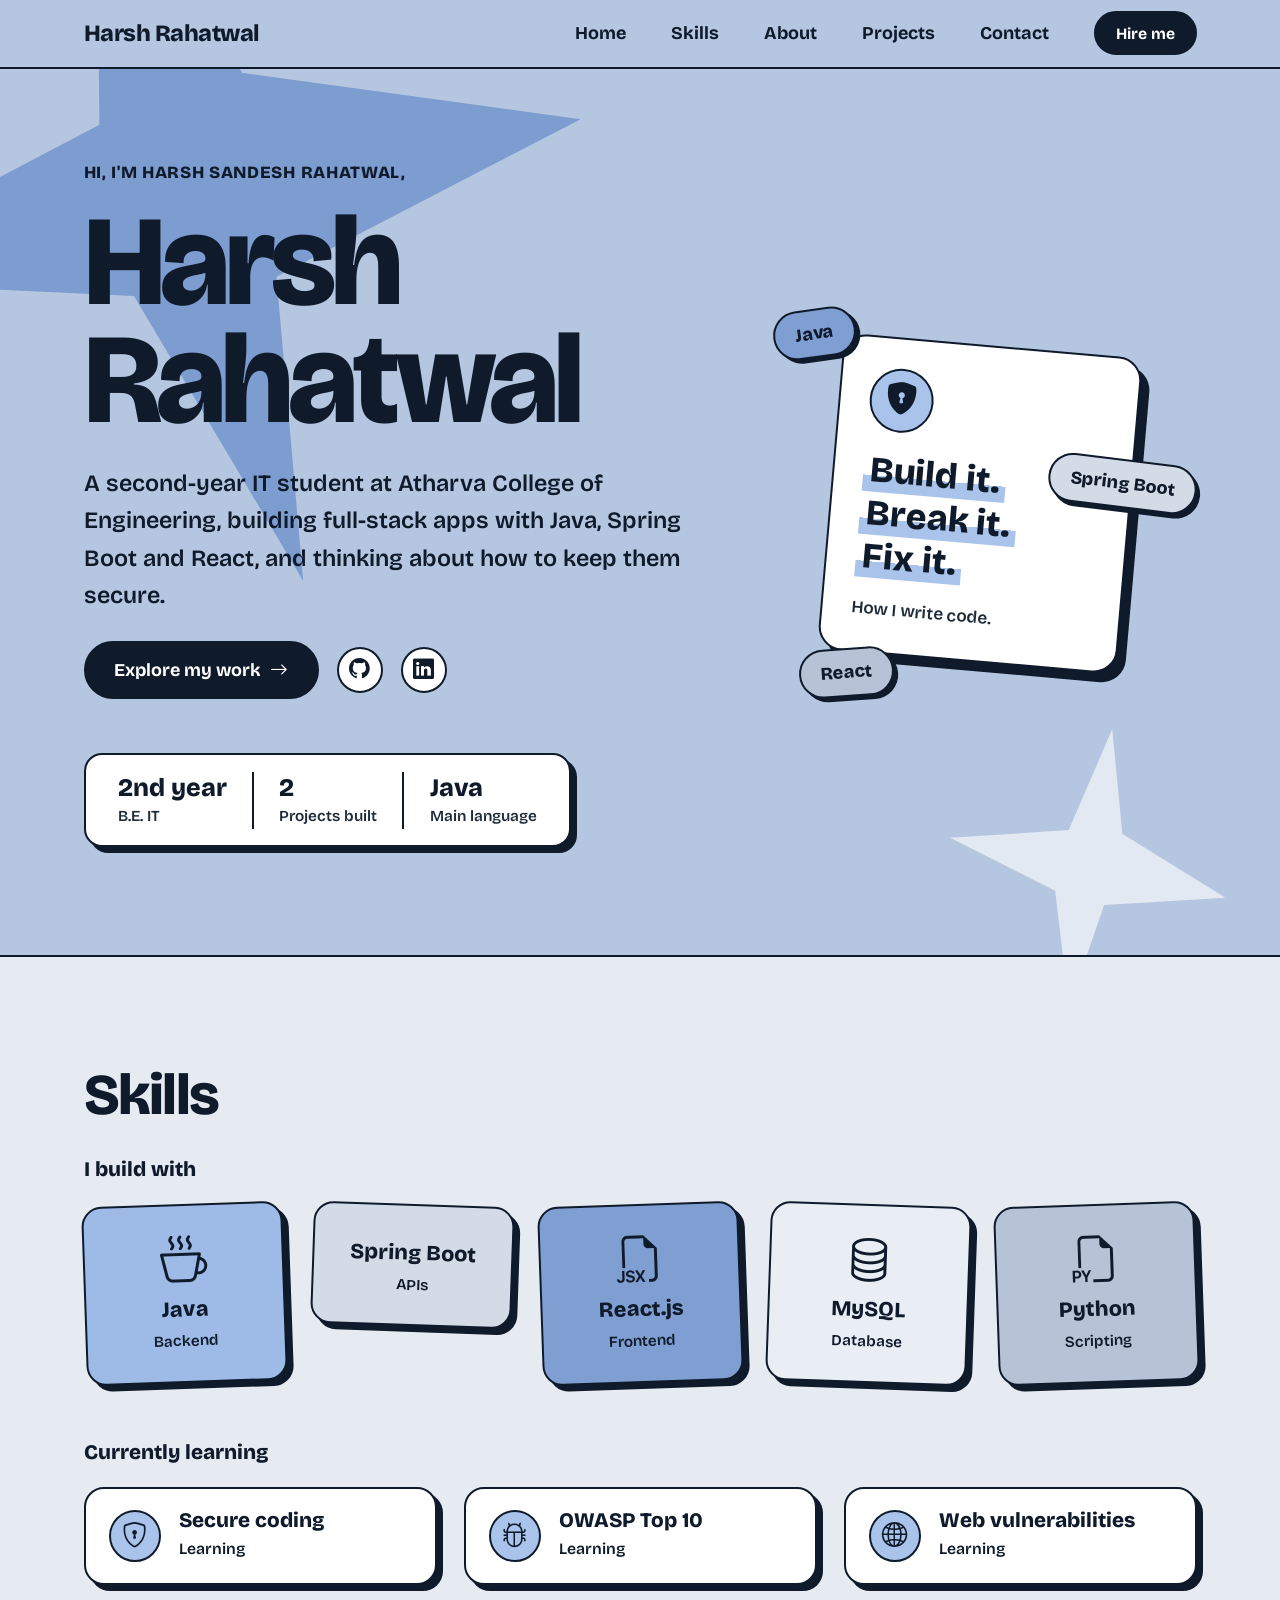
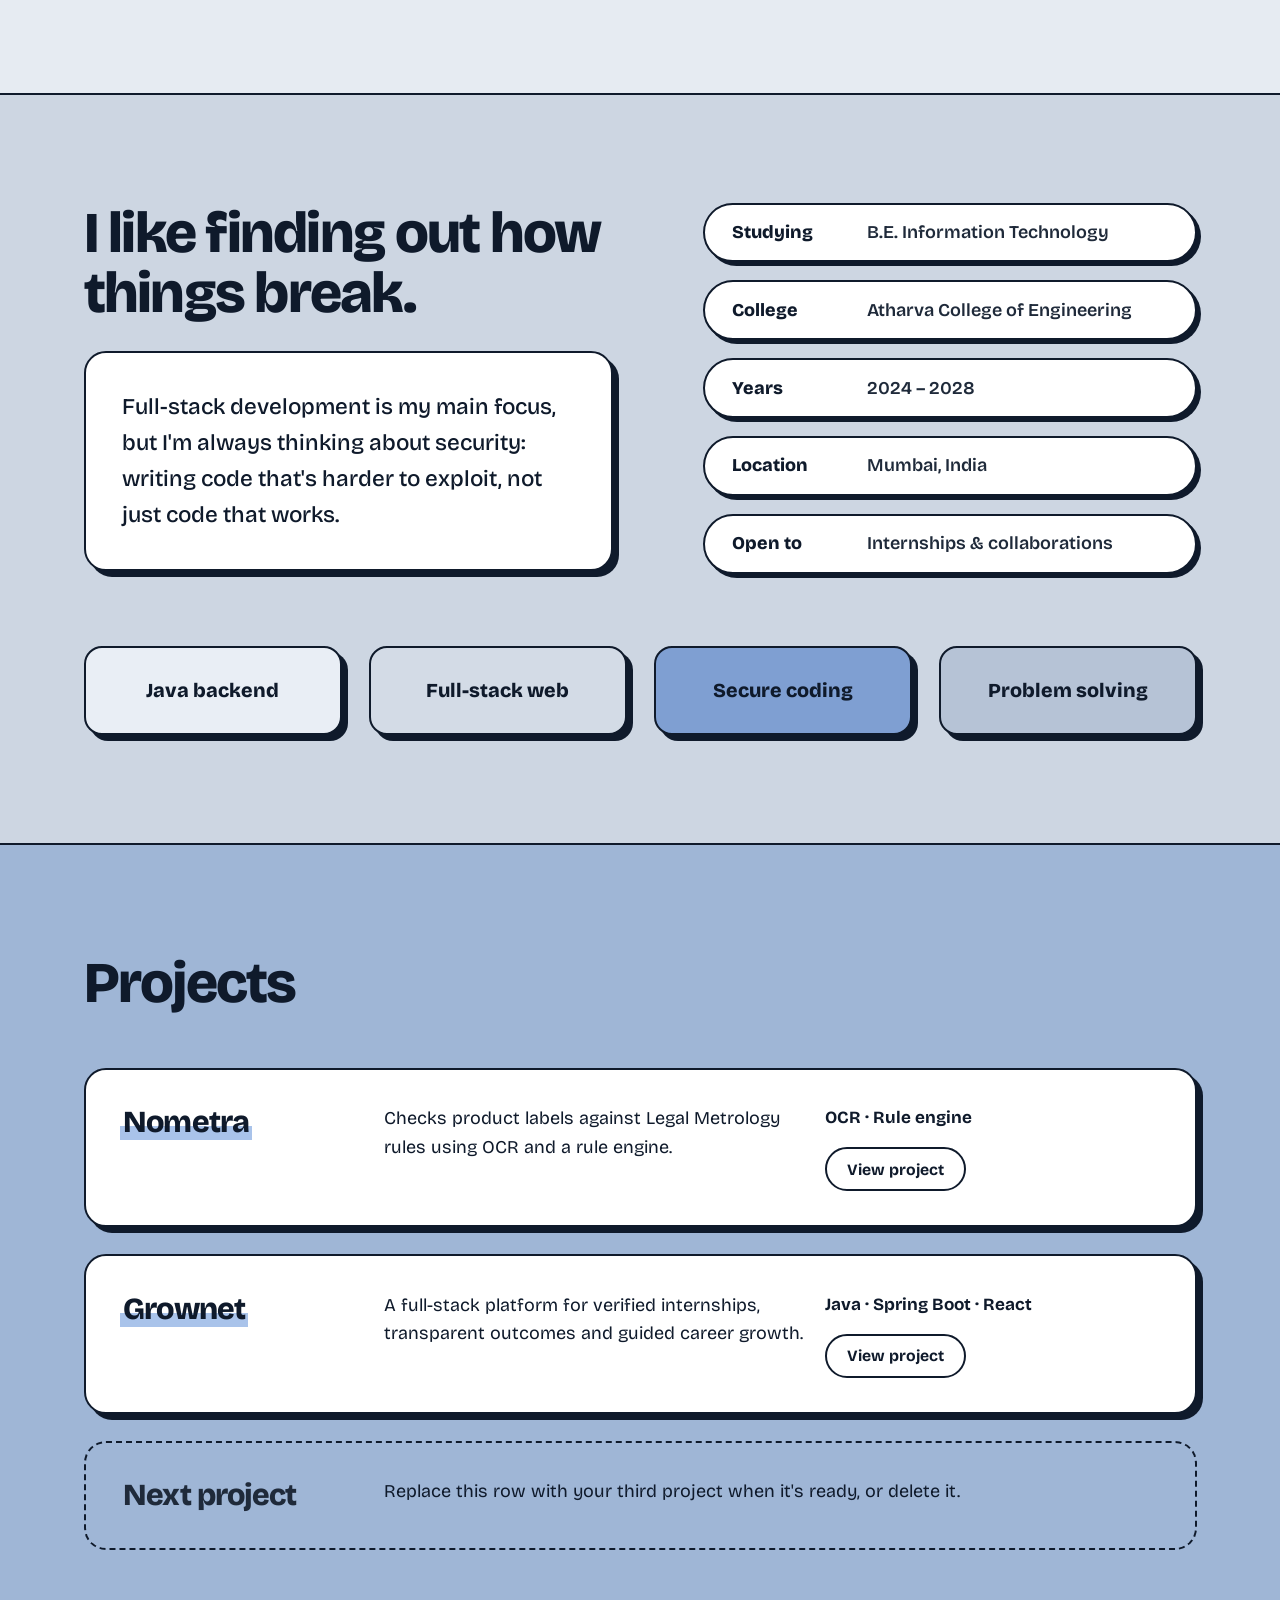
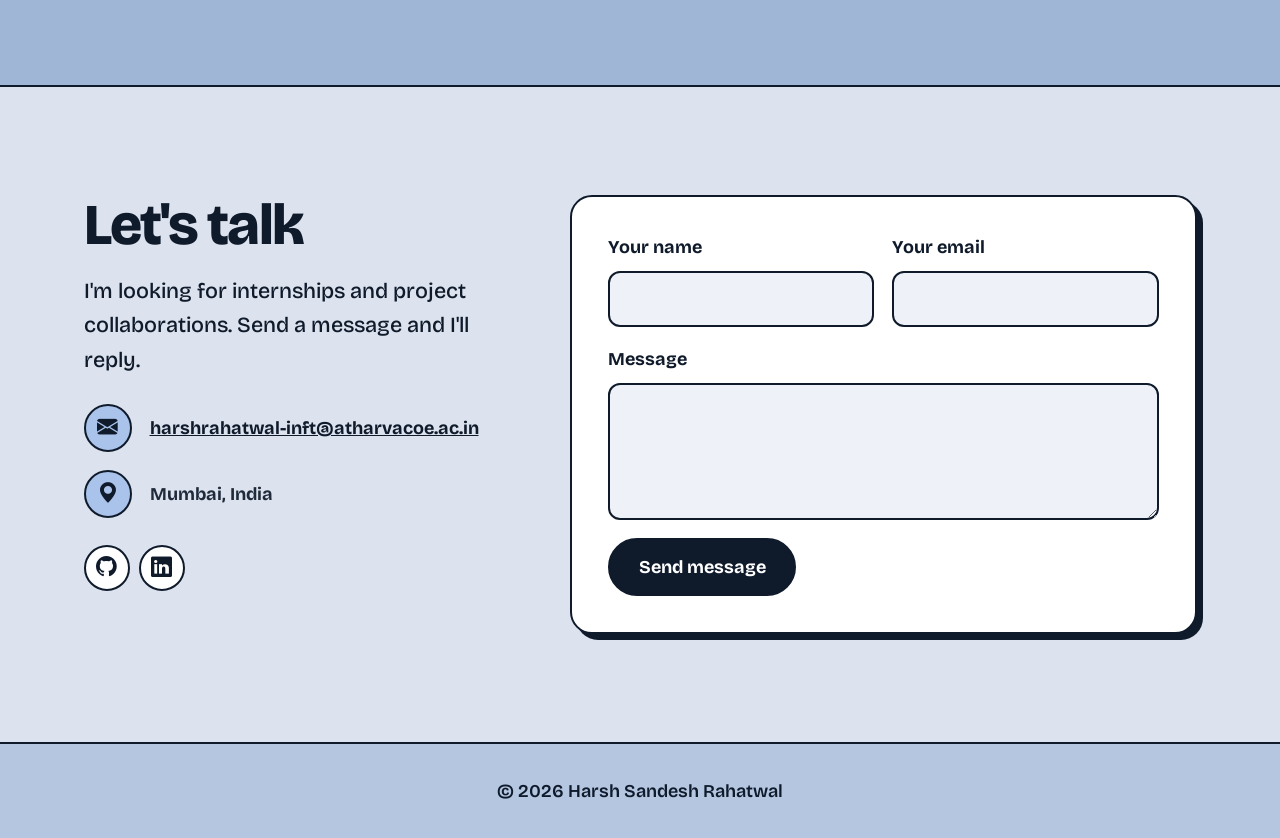
<file: index.html>
<!DOCTYPE html>
<html lang="en">
<head>
  <meta charset="UTF-8">
  <meta name="viewport" content="width=device-width, initial-scale=1.0">
  <title>Harsh Rahatwal | Portfolio</title>
  <link href="https://cdn.jsdelivr.net/npm/bootstrap@5.3.3/dist/css/bootstrap.min.css" rel="stylesheet">
  <link rel="stylesheet" href="https://cdn.jsdelivr.net/npm/bootstrap-icons@1.11.3/font/bootstrap-icons.css">
  <link href="https://fonts.googleapis.com/css2?family=Bricolage+Grotesque:wght@400;600;800&display=swap" rel="stylesheet">
  <link rel="stylesheet" href="style.css">
</head>
<body>

  <!-- NAVBAR -->
  <nav class="navbar navbar-expand-lg site-nav sticky-top">
    <div class="container">
      <a class="navbar-brand" href="#home">Harsh Rahatwal</a>
      <button class="navbar-toggler" type="button" data-bs-toggle="collapse" data-bs-target="#navMenu" aria-label="Toggle menu">
        <span class="navbar-toggler-icon"></span>
      </button>
      <div class="collapse navbar-collapse justify-content-end" id="navMenu">
        <ul class="navbar-nav gap-lg-4 align-items-lg-center">
          <li class="nav-item"><a class="nav-link" href="#home">Home</a></li>
          <li class="nav-item"><a class="nav-link" href="#skills">Skills</a></li>
          <li class="nav-item"><a class="nav-link" href="#about">About</a></li>
          <li class="nav-item"><a class="nav-link" href="#projects">Projects</a></li>
          <li class="nav-item"><a class="nav-link" href="#contact">Contact</a></li>
          <li class="nav-item ms-lg-2 mt-2 mt-lg-0"><a class="btn btn-ink btn-sm" href="#contact">Hire me</a></li>
        </ul>
      </div>
    </div>
  </nav>

  <!-- HERO -->
  <header class="hero" id="home">
    <span class="star star-pink" aria-hidden="true"></span>
    <span class="star star-yellow" aria-hidden="true"></span>
    <div class="container position-relative">
      <div class="row align-items-center g-5">

        <div class="col-lg-7">
          <p class="hello">Hi, I'm Harsh Sandesh Rahatwal,</p>
          <h1 class="hero-title">Harsh<br>Rahatwal</h1>
          <p class="hero-sub">A second-year IT student at Atharva College of Engineering, building full-stack apps with Java, Spring Boot and React, and thinking about how to keep them secure.</p>
          <div class="d-flex flex-wrap align-items-center gap-3 mt-4">
            <a class="btn btn-ink" href="#projects">Explore my work <i class="bi bi-arrow-right ms-1"></i></a>
            <a class="social" href="#" aria-label="GitHub"><i class="bi bi-github"></i></a>
            <a class="social" href="#" aria-label="LinkedIn"><i class="bi bi-linkedin"></i></a>
          </div>
          <div class="stats mt-5">
            <div class="stat"><strong>2nd year</strong><span>B.E. IT</span></div>
            <div class="stat"><strong>2</strong><span>Projects built</span></div>
            <div class="stat"><strong>Java</strong><span>Main language</span></div>
          </div>
        </div>

        <div class="col-lg-5">
          <div class="hero-visual">
            <div class="mantra-card">
              <div class="mantra-icon"><i class="bi bi-shield-lock-fill"></i></div>
              <p class="mantra">
                <span class="step">Build it.</span>
                <span class="step">Break it.</span>
                <span class="step">Fix it.</span>
              </p>
              <p class="mantra-note">How I write code.</p>
            </div>
            <span class="sticker s1">Java</span>
            <span class="sticker s2">Spring Boot</span>
            <span class="sticker s3">React</span>
          </div>
        </div>

      </div>
    </div>
  </header>

  <!-- SKILLS -->
  <section class="band band-cream" id="skills">
    <div class="container">
      <h2 class="section-title">Skills</h2>

      <p class="group-label mt-4">I build with</p>
      <div class="row g-4 row-cols-2 row-cols-md-3 row-cols-lg-5">
        <div class="col"><div class="tile bg-pink"><i class="bi bi-cup-hot"></i><b>Java</b><small>Backend</small></div></div>
        <div class="col"><div class="tile bg-mint"><i class="bi bi-leaf"></i><b>Spring Boot</b><small>APIs</small></div></div>
        <div class="col"><div class="tile bg-blue"><i class="bi bi-filetype-jsx"></i><b>React.js</b><small>Frontend</small></div></div>
        <div class="col"><div class="tile bg-yellow"><i class="bi bi-database"></i><b>MySQL</b><small>Database</small></div></div>
        <div class="col"><div class="tile bg-lav"><i class="bi bi-filetype-py"></i><b>Python</b><small>Scripting</small></div></div>
      </div>

      <p class="group-label mt-5">Currently learning</p>
      <div class="row g-4 row-cols-1 row-cols-md-3">
        <div class="col"><div class="tile-wide"><span class="chip-icon"><i class="bi bi-shield-lock"></i></span><div><b>Secure coding</b><small>Learning</small></div></div></div>
        <div class="col"><div class="tile-wide"><span class="chip-icon"><i class="bi bi-bug"></i></span><div><b>OWASP Top 10</b><small>Learning</small></div></div></div>
        <div class="col"><div class="tile-wide"><span class="chip-icon"><i class="bi bi-globe2"></i></span><div><b>Web vulnerabilities</b><small>Learning</small></div></div></div>
      </div>
    </div>
  </section>

  <!-- ABOUT -->
  <section class="band band-pink" id="about">
    <div class="container">
      <div class="row g-5 align-items-start">
        <div class="col-lg-6">
          <h2 class="section-title mb-4">I like finding out how things break.</h2>
          <div class="about-card">
            <p class="mb-0">Full-stack development is my main focus, but I'm always thinking about security: writing code that's harder to exploit, not just code that works.</p>
          </div>
        </div>
        <div class="col-lg-6">
          <ul class="info">
            <li><span>Studying</span><b>B.E. Information Technology</b></li>
            <li><span>College</span><b>Atharva College of Engineering</b></li>
            <li><span>Years</span><b>2024 – 2028</b></li>
            <li><span>Location</span><b>Mumbai, India</b></li>
            <li><span>Open to</span><b>Internships &amp; collaborations</b></li>
          </ul>
        </div>
      </div>

      <div class="row g-4 mt-4">
        <div class="col-6 col-md-3"><div class="focus-box bg-yellow">Java backend</div></div>
        <div class="col-6 col-md-3"><div class="focus-box bg-mint">Full-stack web</div></div>
        <div class="col-6 col-md-3"><div class="focus-box bg-blue">Secure coding</div></div>
        <div class="col-6 col-md-3"><div class="focus-box bg-lav">Problem solving</div></div>
      </div>
    </div>
  </section>

  <!-- PROJECTS -->
  <section class="band band-blue" id="projects">
    <div class="container">
      <h2 class="section-title mb-5">Projects</h2>

      <article class="project">
        <div class="row g-3 align-items-start">
          <div class="col-md-3"><h3 class="project-name">Nometra</h3></div>
          <div class="col-md-5"><p class="mb-0">Checks product labels against Legal Metrology rules using OCR and a rule engine.</p></div>
          <div class="col-md-4">
            <p class="stack">OCR · Rule engine</p>
            <a href="#" class="btn btn-line btn-sm">View project</a>
          </div>
        </div>
      </article>

      <article class="project">
        <div class="row g-3 align-items-start">
          <div class="col-md-3"><h3 class="project-name">Grownet</h3></div>
          <div class="col-md-5"><p class="mb-0">A full-stack platform for verified internships, transparent outcomes and guided career growth.</p></div>
          <div class="col-md-4">
            <p class="stack">Java · Spring Boot · React</p>
            <a href="#" class="btn btn-line btn-sm">View project</a>
          </div>
        </div>
      </article>

      <article class="project project-empty">
        <div class="row g-3 align-items-start">
          <div class="col-md-3"><h3 class="project-name">Next project</h3></div>
          <div class="col-md-9"><p class="mb-0">Replace this row with your third project when it's ready, or delete it.</p></div>
        </div>
      </article>
    </div>
  </section>

  <!-- CONTACT -->
  <section class="band band-yellow" id="contact">
    <div class="container">
      <div class="row g-5">

        <div class="col-lg-5">
          <h2 class="section-title">Let's talk</h2>
          <p class="lead-text mt-3">I'm looking for internships and project collaborations. Send a message and I'll reply.</p>
          <div class="d-flex align-items-center gap-3 mt-4">
            <span class="icon-circle"><i class="bi bi-envelope-fill"></i></span>
            <a class="mail-link" href="mailto:harshrahatwal-inft@atharvacoe.ac.in">harshrahatwal-inft@atharvacoe.ac.in</a>
          </div>
          <div class="d-flex align-items-center gap-3 mt-3">
            <span class="icon-circle"><i class="bi bi-geo-alt-fill"></i></span>
            <span class="fw-bold">Mumbai, India</span>
          </div>
          <div class="d-flex gap-2 mt-4">
            <a class="social" href="#" aria-label="GitHub"><i class="bi bi-github"></i></a>
            <a class="social" href="#" aria-label="LinkedIn"><i class="bi bi-linkedin"></i></a>
          </div>
        </div>

        <div class="col-lg-7">
          <form class="contact-form" action="mailto:harshrahatwal-inft@atharvacoe.ac.in" method="post" enctype="text/plain">
            <div class="row g-3">
              <div class="col-md-6">
                <label class="form-label" for="name">Your name</label>
                <input type="text" class="form-control" id="name" name="name" required>
              </div>
              <div class="col-md-6">
                <label class="form-label" for="email">Your email</label>
                <input type="email" class="form-control" id="email" name="email" required>
              </div>
              <div class="col-12">
                <label class="form-label" for="message">Message</label>
                <textarea class="form-control" id="message" name="message" rows="4" required></textarea>
              </div>
              <div class="col-12">
                <button type="submit" class="btn btn-ink">Send message</button>
              </div>
            </div>
          </form>
        </div>

      </div>
    </div>
  </section>

  <footer class="site-footer">© 2026 Harsh Sandesh Rahatwal</footer>

  <script src="https://cdn.jsdelivr.net/npm/bootstrap@5.3.3/dist/js/bootstrap.bundle.min.js"></script>
</body>
</html>
</file>
<file: style.css>
* { margin: 0; padding: 0; box-sizing: border-box; }

html { font-size: 112.5%; scroll-padding-top: 70px; }

/* Note: some class names (bg-pink, band-cream, etc.) are kept from the earlier
   version so index.html doesn't need to change. The colours are now blues and greys. */
:root {
  --ink: #0f1a2b;
  --body: #1f2a3a;

  --hero: #b4c6e0;        /* blue-grey */
  --grey-light: #e6ebf2;  /* light grey-blue */
  --grey-mid: #cdd6e2;    /* soft grey */
  --blue-mid: #9fb6d6;    /* medium blue */
  --grey-pale: #dce3ee;   /* pale grey-blue */

  --star-big: #7d9ccf;    /* steel blue */
  --star-small: #e3e9f2;  /* light grey */
  --accent: #a9c3ea;      /* highlight blue */

  --t1: #9dbbe6;
  --t2: #d3dbe6;
  --t3: #7f9fd2;
  --t4: #e9eef5;
  --t5: #b6c3d6;
}

body {
  font-family: 'Bricolage Grotesque', sans-serif;
  line-height: 1.6;
  color: var(--body);
  background: var(--grey-light);
  overflow-x: hidden;
}

h1, h2, h3 { color: var(--ink); font-weight: 800; letter-spacing: -0.03em; }

a:focus-visible, button:focus-visible {
  outline: 3px solid var(--ink);
  outline-offset: 3px;
}

/* ---------- Shared card look ---------- */
.stats, .about-card, .info li, .focus-box, .project, .contact-form,
.tile, .tile-wide, .mantra-card, .sticker {
  border: 2px solid var(--ink);
  box-shadow: 6px 6px 0 var(--ink);
}

/* ---------- Colour helpers (names kept from earlier version) ---------- */
.bg-pink   { background: var(--t1); }
.bg-mint   { background: var(--t2); }
.bg-blue   { background: var(--t3); }
.bg-yellow { background: var(--t4); }
.bg-lav    { background: var(--t5); }

/* ---------- Navbar ---------- */
.site-nav { background: var(--hero); border-bottom: 2px solid var(--ink); }
.site-nav .navbar-brand { color: var(--ink); font-weight: 800; font-size: 1.3rem; letter-spacing: -0.02em; }
.site-nav .nav-link { color: var(--ink); font-weight: 700; }
.site-nav .nav-link:hover {
  text-decoration: underline;
  text-decoration-thickness: 3px;
  text-underline-offset: 6px;
  text-decoration-color: var(--star-big);
}
.navbar-toggler { border: 2px solid var(--ink); }

/* ---------- Buttons ---------- */
.btn {
  font-weight: 700; border-radius: 999px;
  padding: 0.75rem 1.6rem; border: 2px solid var(--ink);
}
.btn-sm { padding: 0.45rem 1.1rem; }
.btn-ink { background: var(--ink); color: #fff; }
.btn-ink:hover { background: #fff; color: var(--ink); }
.btn-line { background: transparent; color: var(--ink); }
.btn-line:hover { background: var(--ink); color: #fff; }

.social {
  width: 46px; height: 46px; border-radius: 50%;
  display: inline-flex; align-items: center; justify-content: center;
  background: #fff; border: 2px solid var(--ink);
  color: var(--ink); text-decoration: none; font-size: 1.15rem;
}
.social:hover { background: var(--accent); color: var(--ink); }

/* ---------- Hero ---------- */
.hero {
  position: relative; overflow: hidden;
  background: var(--hero);
  padding: 5rem 0 6rem;
}
.star { position: absolute; z-index: 0; aspect-ratio: 1; }
.star-pink {
  width: clamp(440px, 62vw, 860px);
  left: -16%; top: -30%;
  background: var(--star-big);
  clip-path: polygon(50% 0%, 60% 36%, 100% 52%, 58% 62%, 52% 100%, 40% 60%, 0% 48%, 41% 38%);
  transform: rotate(-14deg);
}
.star-yellow {
  width: clamp(160px, 22vw, 300px);
  right: 4%; bottom: -6%;
  background: var(--star-small);
  clip-path: polygon(50% 0%, 60% 36%, 100% 52%, 58% 62%, 52% 100%, 40% 60%, 0% 48%, 41% 38%);
  transform: rotate(10deg);
}
.hero .container { z-index: 1; }

.hello { font-size: 0.95rem; font-weight: 800; text-transform: uppercase; letter-spacing: 0.04em; color: var(--ink); }
.hero-title {
  font-size: clamp(3.6rem, 10vw, 7.2rem);
  line-height: 0.92; letter-spacing: -0.04em;
  margin: 0.4rem 0 1.4rem;
}
.hero-sub { font-size: 1.3rem; font-weight: 600; max-width: 44ch; color: var(--ink); }

.stats { display: inline-flex; flex-wrap: wrap; background: #fff; border-radius: 18px; padding: 0.9rem 0.4rem; }
.stat { display: flex; flex-direction: column; padding: 0 1.4rem; }
.stat + .stat { border-left: 2px solid var(--ink); }
.stat strong { font-size: 1.4rem; font-weight: 800; color: var(--ink); line-height: 1.3; }
.stat span { font-size: 0.85rem; font-weight: 600; }

/* ---------- Hero visual (static) ---------- */
.hero-visual { position: relative; min-height: 440px; display: flex; align-items: center; justify-content: center; }
.mantra-card {
  position: relative; z-index: 2;
  width: min(100%, 300px);
  background: #fff; border-radius: 24px;
  padding: 1.6rem; rotate: 5deg;
  box-shadow: 9px 9px 0 var(--ink);
}
.mantra-icon {
  width: 64px; height: 64px; border-radius: 50%;
  background: var(--accent); border: 2px solid var(--ink);
  display: grid; place-items: center;
  font-size: 1.8rem; color: var(--ink); margin-bottom: 1rem;
}
.mantra { font-size: 2rem; line-height: 1.2; font-weight: 800; color: var(--ink); margin: 0; }
.step {
  display: block; width: fit-content; padding: 0 0.35rem;
  background: linear-gradient(transparent 62%, var(--accent) 62%);
}
.mantra-note { margin: 0.9rem 0 0; font-weight: 600; font-size: 0.95rem; }

.sticker {
  position: absolute; z-index: 3;
  padding: 0.45rem 1.1rem; border-radius: 999px;
  font-weight: 800; color: var(--ink);
  box-shadow: 4px 4px 0 var(--ink);
}
.s1 { top: 6%; left: 2%; rotate: -8deg; background: var(--t3); }
.s2 { top: 40%; right: 0; rotate: 7deg; background: var(--t2); }
.s3 { bottom: 6%; left: 8%; rotate: -4deg; background: var(--t5); }

/* ---------- Bands ---------- */
.band { padding: 6rem 0; border-top: 2px solid var(--ink); }
.band-cream  { background: var(--grey-light); }
.band-pink   { background: var(--grey-mid); }
.band-blue   { background: var(--blue-mid); }
.band-yellow { background: var(--grey-pale); }

.section-title { font-size: clamp(2.2rem, 4.5vw, 3.2rem); line-height: 1.05; }
.lead-text { font-size: 1.2rem; font-weight: 500; max-width: 46ch; color: var(--ink); }
.group-label { font-weight: 800; font-size: 1.15rem; color: var(--ink); margin-bottom: 1rem; }

/* ---------- Skills ---------- */
.tile {
  display: flex; flex-direction: column; align-items: center; gap: 0.15rem;
  padding: 1.5rem 1rem; border-radius: 20px; text-align: center;
  color: var(--ink);
}
.col:nth-child(odd) > .tile { rotate: -2deg; }
.col:nth-child(even) > .tile { rotate: 2deg; }
.tile i { font-size: 2.6rem; line-height: 1.2; }
.tile b { font-size: 1.2rem; font-weight: 800; }
.tile small { font-size: 0.85rem; font-weight: 600; }

.tile-wide {
  display: flex; align-items: center; gap: 1rem;
  background: #fff; border-radius: 20px; padding: 1.1rem 1.3rem;
  color: var(--ink);
}
.chip-icon {
  width: 52px; height: 52px; flex-shrink: 0; border-radius: 50%;
  background: var(--accent); border: 2px solid var(--ink);
  display: grid; place-items: center; font-size: 1.4rem;
}
.tile-wide b { display: block; font-size: 1.15rem; font-weight: 800; line-height: 1.2; }
.tile-wide small { font-weight: 600; }

/* ---------- About ---------- */
.about-card { background: #fff; border-radius: 22px; padding: 2rem; font-size: 1.25rem; font-weight: 500; color: var(--ink); }
.info { list-style: none; display: grid; gap: 1rem; }
.info li {
  display: flex; gap: 1rem; align-items: center;
  background: #fff; border-radius: 999px;
  padding: 0.75rem 1.5rem; box-shadow: 4px 4px 0 var(--ink);
}
.info span { min-width: 6.5rem; font-weight: 800; color: var(--ink); }
.info b { font-weight: 600; }
.focus-box {
  text-align: center; font-weight: 800; font-size: 1.1rem; color: var(--ink);
  border-radius: 18px; padding: 1.5rem 0.5rem;
}

/* ---------- Projects ---------- */
.project { background: #fff; border-radius: 22px; padding: 1.9rem; margin-bottom: 1.5rem; color: var(--ink); }
.project-name {
  display: inline; font-size: 1.7rem; margin: 0;
  background: linear-gradient(transparent 60%, var(--accent) 60%);
  padding: 0 0.2rem;
}
.stack { font-weight: 700; font-size: 0.95rem; margin-bottom: 0.9rem; }
.project-empty { background: transparent; box-shadow: none; border-style: dashed; }
.project-empty .project-name { background: none; color: var(--body); }

/* ---------- Contact ---------- */
.icon-circle {
  width: 48px; height: 48px; flex-shrink: 0; border-radius: 50%;
  background: var(--accent); border: 2px solid var(--ink); color: var(--ink);
  display: inline-flex; align-items: center; justify-content: center; font-size: 1.15rem;
}
.mail-link { color: var(--ink); font-weight: 700; text-decoration: underline; word-break: break-all; }
.contact-form { background: #fff; border-radius: 22px; padding: 2rem; }
.form-label { font-weight: 700; color: var(--ink); }
.form-control {
  background: #eef2f8; border: 2px solid var(--ink);
  border-radius: 12px; padding: 0.7rem 1rem; color: var(--ink);
}
.form-control:focus { background: #fff; border-color: var(--ink); box-shadow: 0 0 0 4px var(--accent); }

/* ---------- Footer ---------- */
.site-footer {
  background: var(--hero); border-top: 2px solid var(--ink);
  text-align: center; padding: 1.8rem 0; font-weight: 600; color: var(--ink);
}

/* ---------- Small screens ---------- */
@media (max-width: 991px) {
  .hero-visual { min-height: 400px; }
}
@media (max-width: 575px) {
  .band { padding: 4rem 0; }
  .hero { padding: 3.5rem 0 4.5rem; }
  .stat { padding: 0 0.8rem; }
  .info li { flex-direction: column; align-items: flex-start; gap: 0; border-radius: 20px; }
  .info span { min-width: 0; }
  .contact-form { padding: 1.3rem; }
  .about-card { padding: 1.5rem; }
}
</file>
